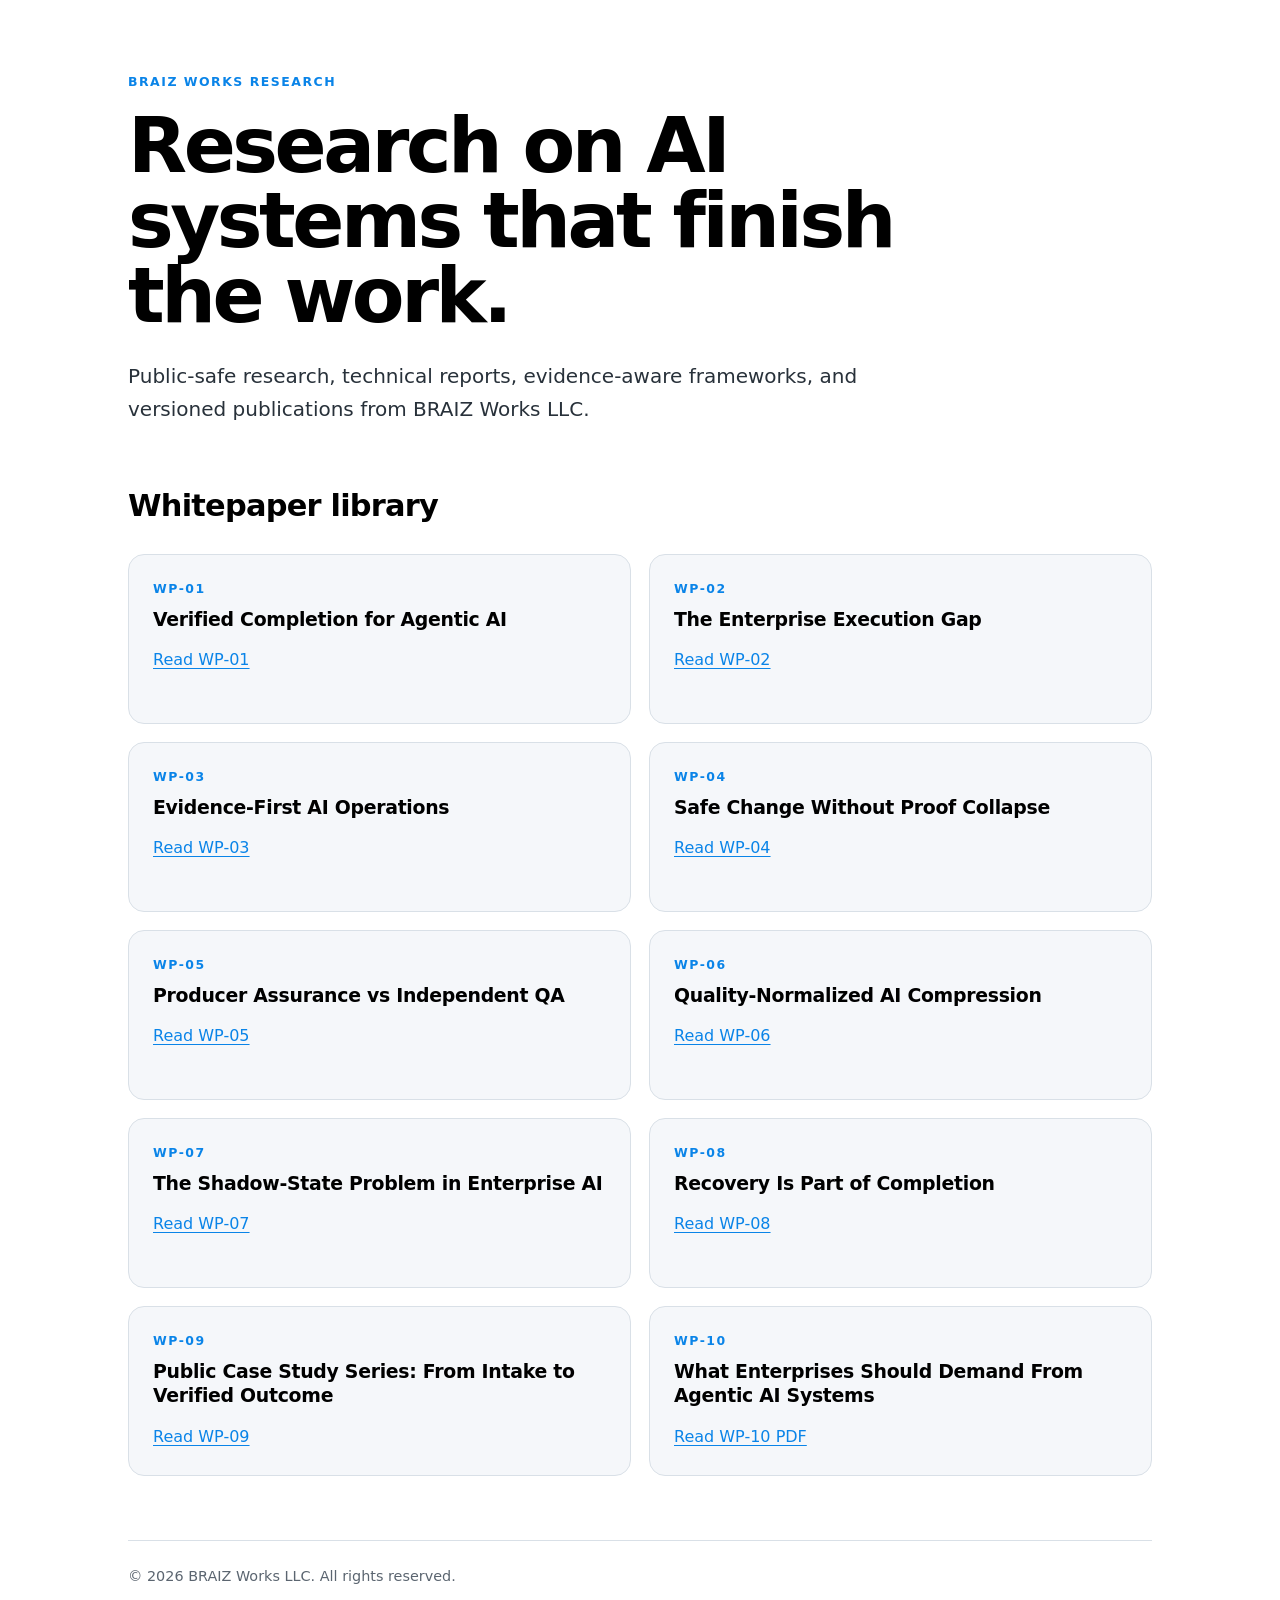
<file: site/index.html>
<!doctype html>
<html lang="en">
<head>
<meta charset="utf-8">
<meta name="viewport" content="width=device-width,initial-scale=1">
<meta name="description" content="Public research and whitepapers from BRAIZ Works LLC on AI systems, verified completion, evidence, recovery, assurance, and enterprise controls.">
<title>BRAIZ Works Research</title>
<link rel="stylesheet" href="assets/styles.css">
</head>
<body>
<main>
<header class="hero">
<div class="eyebrow">BRAIZ Works Research</div>
<h1>Research on AI systems that finish the work.</h1>
<p class="lede">Public-safe research, technical reports, evidence-aware frameworks, and versioned publications from BRAIZ Works LLC.</p>
</header>

<section aria-labelledby="whitepapers">
<h2 id="whitepapers">Whitepaper library</h2>
<div class="paper-grid">
<article class="card"><div class="eyebrow">WP-01</div><h3>Verified Completion for Agentic AI</h3><p><a href="https://github.com/BRAIZ-Works/braiz-works-research/blob/main/WP-01-verified-completion-for-agentic-ai/paper.md">Read WP-01</a></p></article>
<article class="card"><div class="eyebrow">WP-02</div><h3>The Enterprise Execution Gap</h3><p><a href="https://github.com/BRAIZ-Works/braiz-works-research/blob/main/WP-02-enterprise-execution-gap/paper.md">Read WP-02</a></p></article>
<article class="card"><div class="eyebrow">WP-03</div><h3>Evidence-First AI Operations</h3><p><a href="https://github.com/BRAIZ-Works/braiz-works-research/blob/main/WP-03-evidence-first-ai-operations/paper.md">Read WP-03</a></p></article>
<article class="card"><div class="eyebrow">WP-04</div><h3>Safe Change Without Proof Collapse</h3><p><a href="https://github.com/BRAIZ-Works/braiz-works-research/blob/main/WP-04-safe-change-without-proof-collapse/paper.md">Read WP-04</a></p></article>
<article class="card"><div class="eyebrow">WP-05</div><h3>Producer Assurance vs Independent QA</h3><p><a href="https://github.com/BRAIZ-Works/braiz-works-research/blob/main/WP-05-producer-assurance-vs-independent-qa/paper.md">Read WP-05</a></p></article>
<article class="card"><div class="eyebrow">WP-06</div><h3>Quality-Normalized AI Compression</h3><p><a href="https://github.com/BRAIZ-Works/braiz-works-research/blob/main/WP-06-quality-normalized-ai-compression/paper.md">Read WP-06</a></p></article>
<article class="card"><div class="eyebrow">WP-07</div><h3>The Shadow-State Problem in Enterprise AI</h3><p><a href="https://github.com/BRAIZ-Works/braiz-works-research/blob/main/WP-07-shadow-state-problem-in-enterprise-ai/paper.md">Read WP-07</a></p></article>
<article class="card"><div class="eyebrow">WP-08</div><h3>Recovery Is Part of Completion</h3><p><a href="https://github.com/BRAIZ-Works/braiz-works-research/blob/main/WP-08-recovery-is-part-of-completion/paper.md">Read WP-08</a></p></article>
<article class="card"><div class="eyebrow">WP-09</div><h3>Public Case Study Series: From Intake to Verified Outcome</h3><p><a href="https://github.com/BRAIZ-Works/braiz-works-research/blob/main/WP-09-public-case-study-series/paper.md">Read WP-09</a></p></article>
<article class="card"><div class="eyebrow">WP-10</div><h3>What Enterprises Should Demand From Agentic AI Systems</h3><p><a href="https://github.com/BRAIZ-Works/braiz-works-research/blob/main/WP-10-enterprise-controls-for-agentic-ai/BRAIZ_Works_Research_WP-10_What_Enterprises_Should_Demand_From_Agentic_AI_Systems_v1.0.0.pdf">Read WP-10 PDF</a></p></article>
</div>
</section>

<footer>© 2026 BRAIZ Works LLC. All rights reserved.</footer>
</main>
</body>
</html>
</file>
<file: site/assets/styles.css>
:root { --ink:#000; --blue:#0A84E8; --paper:#F5F7FA; --muted:#5b6570; --line:#d9e0e7; }
* { box-sizing:border-box; }
body { margin:0; font-family:Inter, ui-sans-serif, system-ui, -apple-system, BlinkMacSystemFont, "Segoe UI", sans-serif; color:var(--ink); background:white; line-height:1.62; }
main { max-width:1080px; margin:auto; padding:72px 28px 96px; }
a { color:var(--blue); text-underline-offset:.16em; }
a:focus-visible { outline:3px solid var(--blue); outline-offset:3px; border-radius:2px; }
.hero { max-width:900px; margin-bottom:56px; }
.eyebrow { text-transform:uppercase; letter-spacing:.12em; font-weight:700; font-size:.78rem; color:var(--blue); }
h1 { font-size:clamp(2.4rem,6vw,4.8rem); line-height:.98; letter-spacing:-.045em; margin:.2em 0 .35em; }
h2 { margin:0 0 24px; font-size:1.9rem; letter-spacing:-.025em; }
h3 { margin:.45rem 0 .8rem; font-size:1.18rem; line-height:1.3; letter-spacing:-.015em; }
.lede { font-size:1.25rem; color:#28313a; max-width:760px; }
.paper-grid { display:grid; grid-template-columns:repeat(2,minmax(0,1fr)); gap:18px; }
.card { background:var(--paper); border:1px solid var(--line); border-radius:16px; padding:24px; min-height:170px; }
.card p { margin-bottom:0; }
footer { margin-top:64px; padding-top:24px; border-top:1px solid var(--line); color:var(--muted); font-size:.9rem; }
@media (max-width:720px) { .paper-grid { grid-template-columns:1fr; } main { padding-top:48px; } }
</file>
